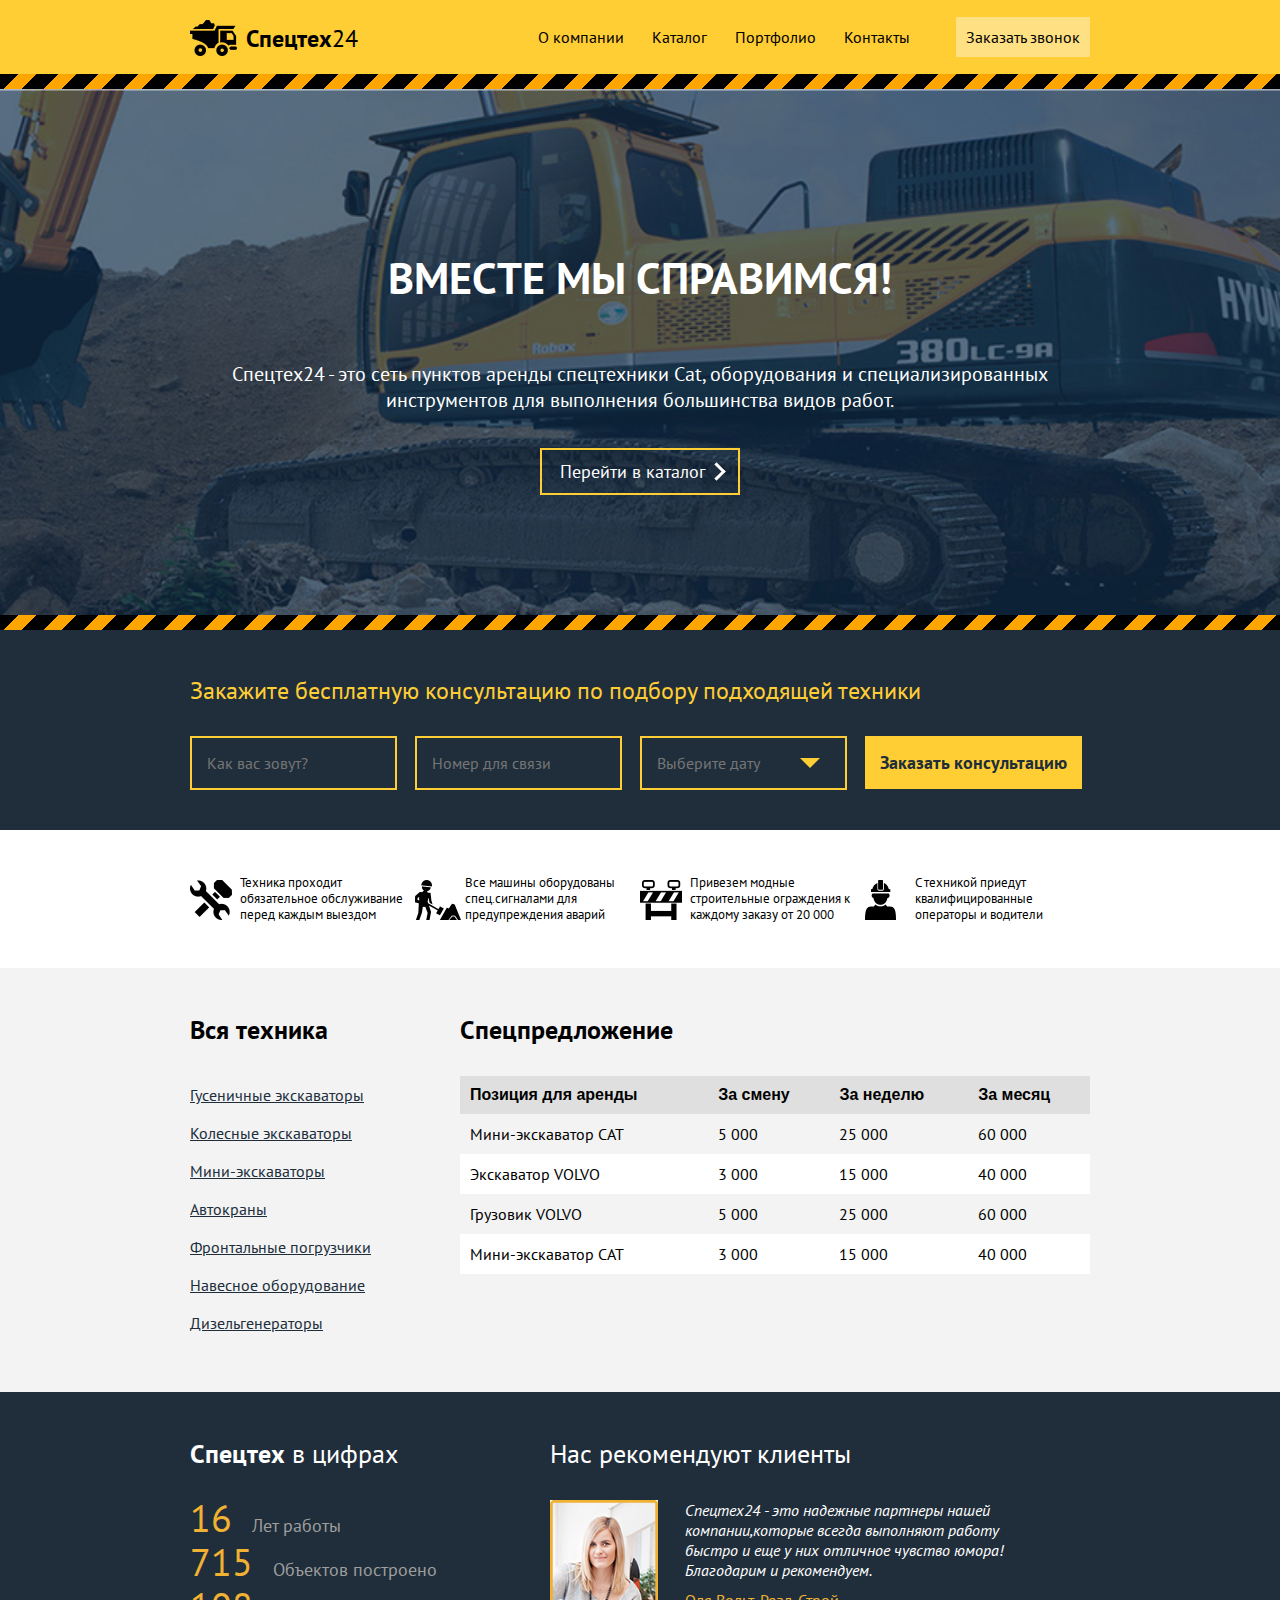
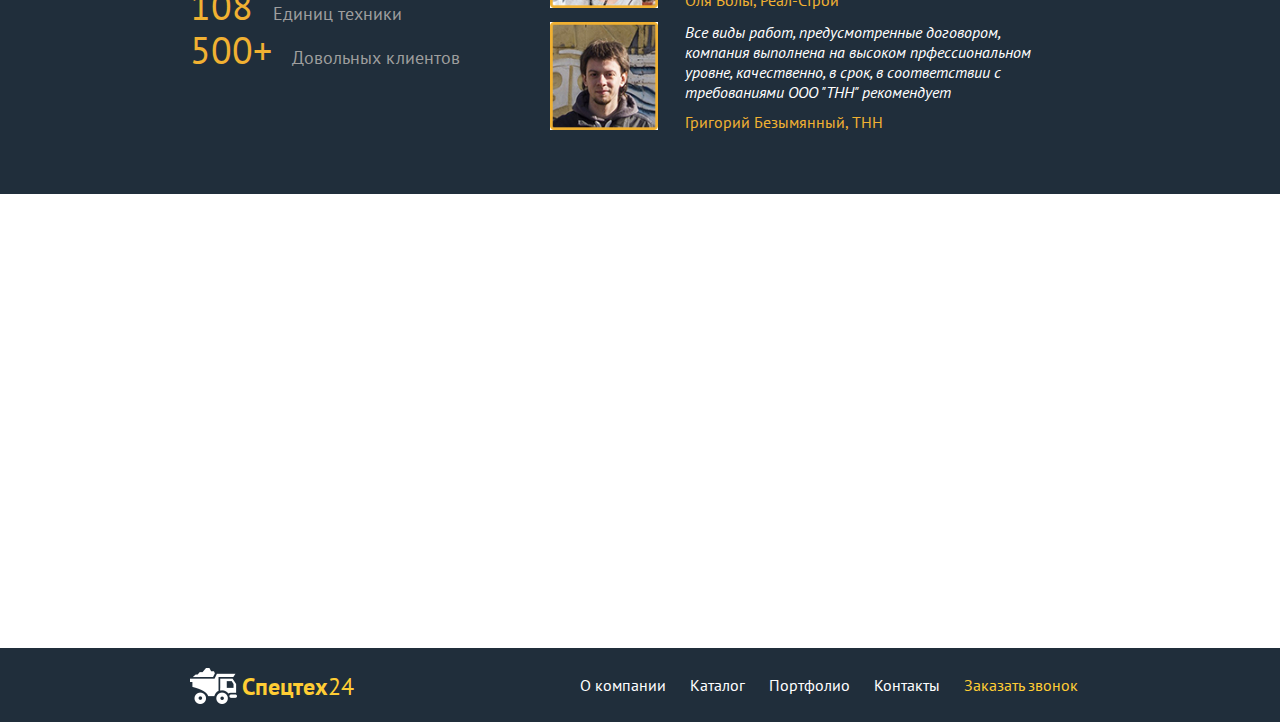
<file: index.html>
<!DOCTYPE html>
<html lang="en">
<head>
	<meta charset="UTF-8">
	<title>Спецтех24 - Главная</title>

	<link rel="stylesheet" href="css/style.css">

   <!-- Подключение FONT AWESOME -->
  <link rel="stylesheet" href="../css/font-awesome.min.css">

<!-- Подключение PT Sans -->
  <link href='https://fonts.googleapis.com/css?family=PT+Sans:400,700,400italic&subset=latin,cyrillic' rel='stylesheet' type='text/css'>

</head>
<body>
	
	<header class="page-header">
	  <div class="container">
	  	<div class="logo">
	  	 <img src="img/truck_icon.png" alt="Лого" class="logo-img">
	  	  <span class="logo-text">
	  	    <b>Спецтех</b>24
	  	  </span>
	    </div>
	    <nav class="header-nav clearfix">
	    		<ul>
	    			<li>
               <a class="header-link" href="#">О компании</a>
            </li>
	    			<li>
               <a class="header-link" href="catalog.html">Каталог</a>
            </li>
	    			<li>
               <a class="header-link" href="portfolio.html">Портфолио</a>
            </li>
	    			<li>
               <a class="header-link" href="contacts.html">Контакты</a>
            </li>
	    			<li class="btn btn-order">
               <a href="#">Заказать звонок</a>
            </li>
	    		</ul>
	    </nav>
	  </div>
	</header>

	<main>
	  
	   <div class="promo clearfix">
     <div class="container">
	    	<h1 class="promo-slogan">Вместе мы справимся!</h1>
	    	<p class="promo-txt">Спецтех24 - это сеть пунктов аренды спецтехники Cat, оборудования и 
         специализированных инструментов для выполнения большинства видов работ.</p>
	    	<a href="catalog.html" class="btn btn-catalog">Перейти в каталог</a>
	   </div>
     </div>

      <div class="consult clearfix">
      <div class="container">
          <h2 class="consult-title">Закажите бесплатную консультацию 
            по подбору подходящей техники</h2>
          <form action="URL">
             	 <input type="text" name="name" placeholder="Как вас зовут?">
               <input type="text" name="phone" placeholder="Номер для связи">
               <div class="calendare">
                  <input type="text" name="date" placeholder="Выберите дату">
              </div>

          </form>
          <a href="#" class="btn btn-consult-order">Заказать консультацию</a>
      </div>
      </div>
	  

	    <div class="advert">
      <div class="container">
	  	    <div class="advert-item advert-item-tools">
	  	    	<p>Техника проходит обязательное обслуживание перед каждым выездом</p>
	  	    </div>


	  	    <div class="advert-item advert-item-worker">
	  	    	<p>Все машины оборудованы спец.сигналами для предупреждения аварий</p>
	  	    </div>

	  	    <div class="advert-item advert-item-border">
	  	    	<p>Привезем модные строительные ограждения к каждому заказу от 20 000</p>
	  	    </div>

	  	    <div class="advert-item advert-item-operator">
	  	    	<p>С техникой приедут квалифицированные операторы и водители</p>
	  	    </div>
      </div>
	    </div>

        <div class="catalog">
        <div class="container">
          <div class="catalog-menu">
             <h2 class="catalog-menu-title">Вся техника</h2>
        	      <ul>
        		     <li><a href="#">Гусеничные экскаваторы</a></li>
        		     <li><a href="#"> Колесные экскаваторы</a></li>
        		     <li><a href="#">Мини-экскаваторы</a></li>
        		     <li><a href="#">Автокраны</a></li>
        		     <li><a href="#">Фронтальные погрузчики</a></li>
        		     <li><a href="#">Навесное оборудование</a></li>
        		     <li><a href="#">Дизельгенераторы</a></li>
        	      </ul>
        	</div>
      	<div class="catalog-offers">
      		<h2 class="catalog-offers-title">Спецпредложение</h2>
      		<table class="catalog-rent">
      			<tr>
      				<th>Позиция для аренды</th>
      				<th>За смену</th>
      				<th>За неделю</th>
      				<th>За месяц</th>
      			</tr>
                <tr>
                	<td>Мини-экскаватор CAT</td>
                	<td>5 000</td>
                	<td>25 000</td>
                	<td>60 000</td>
                </tr>
                <tr class="even">
                	<td>Экскаватор VOLVO</td>
                	<td>3 000</td>
                	<td>15 000</td>
                	<td>40 000</td>
                </tr>
                <tr>
                	<td>Грузовик VOLVO</td>
                	<td>5 000</td>
                	<td>25 000</td>
                	<td>60 000</td>
                </tr>
              <tr class="even">
                	<td>Мини-экскаватор CAT</td>
                	<td>3 000</td>
                	<td>15 000</td>
                	<td>40 000</td>
                </tr>
      		</table>
      	</div>
        </div>
      </div>

      <div class="about">
        <div class="container">
            <section class="numbers">
               <h2 class="subtitle"><b>Спецтех</b> в цифрах</h2>
               <ul class="numbers-list">
                 <li><span class="numbers-number">16</span> Лет работы</li>
                 <li><span class="numbers-number">715</span> Объектов построено</li>
                 <li><span class="numbers-number">108</span> Единиц техники</li>
                 <li><span class="numbers-number">500+</span> Довольных клиентов</li>
               </ul>
            </section>

      	   <section class="reviews">
      	    <h2 class="subtitle">Нас рекомендуют клиенты</h2>
            
            <article class="reviews-item">
      	    	<div class="reviews-img">
                <img src="img/tim2X3szprw.jpg" alt="photo">
              </div>
              <div class="reviews-blockquote">
    	    	     <blockquote class="reviews-quote">Спецтех24 - это надежные партнеры нашей компании,которые всегда выполняют работу быстро и еще у них отличное чувство
                 юмора! Благодарим и рекомендуем.
                 </blockquote>
                 <cite class="reviews-author">Оля Вольт, Реал-Строй</cite>
              </div>
      	    </article>

            <article class="reviews-item">
              <div class="reviews-img">
                <img src="img/tuOPQaASJsc.jpg" alt="photo">
              </div>
              <div class="reviews-blockquote">
                 <blockquote class="reviews-quote">Все виды работ, предусмотренные договором, компания
              выполнена на высоком прфессиональном уровне, качественно, в срок, 
                  в соответствии с требованиями ООО "ТНН" рекомендует
                 </blockquote>
                 <cite class="reviews-author">Григорий Безымянный, ТНН</cite>
              </div>
            </article>

          </section>
      	</div>
      </div>

      <div class="map-main"> 

          <iframe src="https://www.google.com/maps/embed?pb=!1m18!1m12!1m3!1d1997.1826191029006!2d30.          29184841550077!3d59.9622941671529!2m3!1f0!2f0!3f0!3m2!1i1024!2i768!4f13.1!3m3!1m2!1s0x46963          1492ac25899%3A0x8ff24940c5738c!2zRXBpYyBTa2lsbHMgLSDRiNC60L7Qu9CwINC40L3RgtC10YDQvdC10YIt0YLQtdGF0L3QvtC70L7Qs9C40Lk!5e0!3m2!1sru!2sru!4v1465309813625" 
          width="100%" height="450" frameborder="0" style="border:0" allowfullscreen>
          </iframe>
      </div>

	</main>

<footer class="main-footer">
<div class="container">
	<a href="#" class="logo">
	  	 <img src="img/truck_icon-white.png" alt="Лого" class="logo-img">
	  	  <span class="logo-text">
	  	    <b>Спецтех</b>24
	  	  </span>
	    </a>
	    <nav class="footer-nav">
	          <ul>
	       		  <li><a href="#">О компании</a></li>
	    		  <li><a href="catalog.html">Каталог</a></li>
	   			  <li><a href="portfolio.html">Портфолио</a></li>
	   			  <li><a href="contacts.html">Контакты</a></li>
	   			  <li><a href="#" class="order">Заказать звонок</a></li>
	          </ul>
	    </nav>
</div>
</footer>


</body>
</html>
</file>
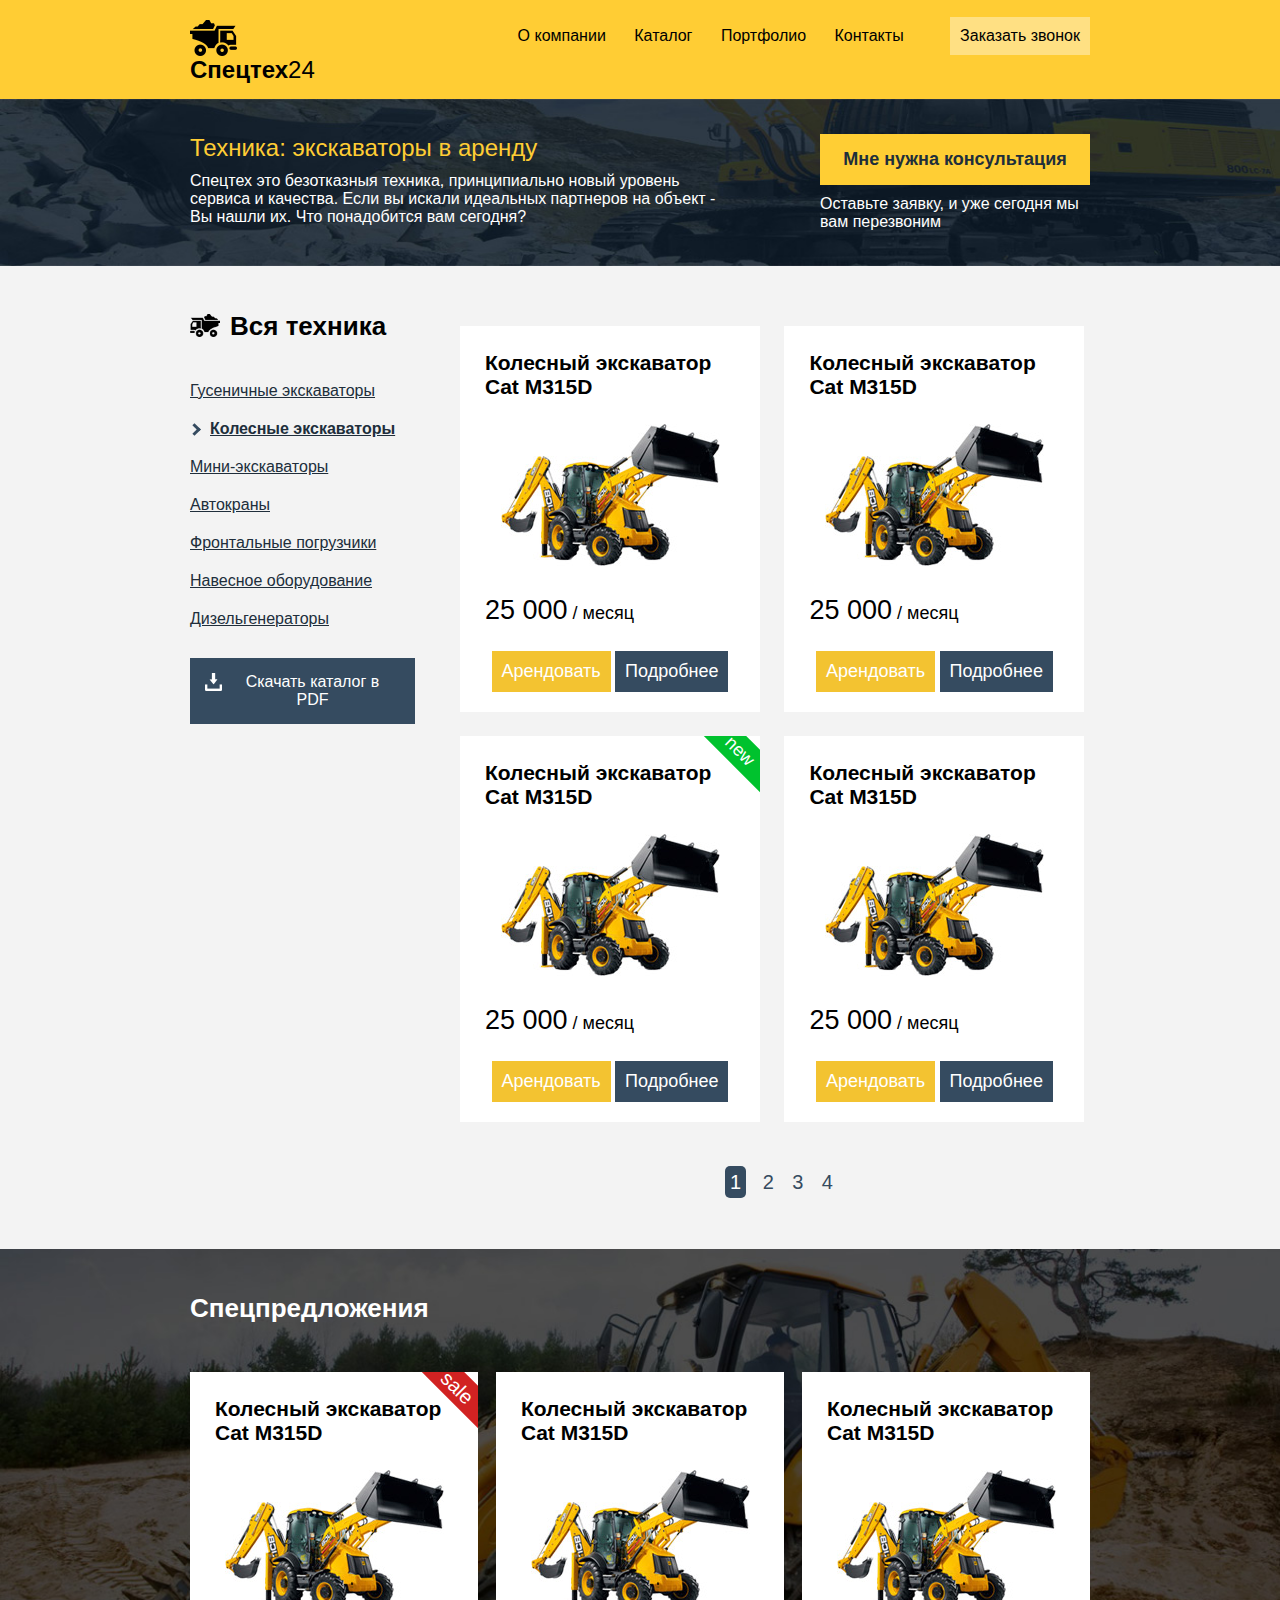
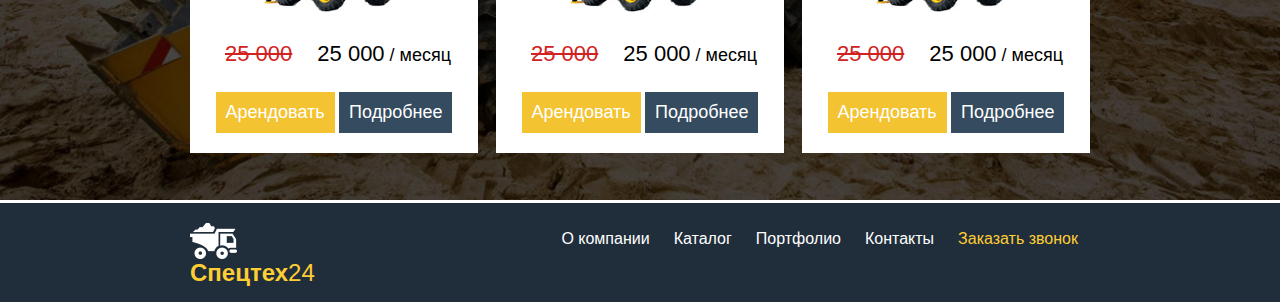
<file: catalog.html>
<!DOCTYPE html>
<html lang="en">
<head>
	<meta charset="UTF-8">
	<title>Спецтех24 - Каталог</title>
</head>
<body>

<link rel="stylesheet" href="css/style.css">
	
	<header class="page-header clearfix">
    <div class="container">
      <a href="index.html" class="logo">
       <img src="img/truck_icon.png" alt="Лого" class="logo-img">
        <span class="logo-text">
          <b>Спецтех</b>24
        </span>
      </a>
       <nav class="header-nav clearfix">
          <ul>
            <li>
               <a class="header-link" href="#">О компании</a>
            </li>
            <li>
               <a class="header-link" href="catalog.html">Каталог</a>
            </li>
            <li>
               <a class="header-link" href="portfolio.html">Портфолио</a>
            </li>
            <li>
               <a class="header-link" href="contacts.html">Контакты</a>
            </li>
            <li class="btn btn-order">
               <a href="#">Заказать звонок</a>
            </li>
          </ul>
      </nav>
    </div>
  </header>

	<main>

    <div class="catalog-promo">
    <div class="container">
    	<div class="catalog-promo-title">
    		<h2>Техника: экскаваторы в аренду</h2>
    		<p>Спецтех это безотказныя техника, принципиально новый уровень сервиса и качества. Если вы искали идеальных партнеров на объект - 
                Вы нашли их. Что понадобится вам сегодня?</p>
        </div>
        <div class="catalog-promo-order">
    		   <a href="#" class="btn btn-promo-consult-order">Мне нужна консультация</a>
    		   <p>Оставьте заявку, и уже сегодня мы вам перезвоним</p>
    	</div>
    </div>
    </div>

	<div class="catalog clearfix">
    <div class="container">
        <div class="catalog-menu">
           <h2 class="catalog-menu-title truck-title">Вся техника</h2>
      	      <ul>
      		     <li><a href="#">Гусеничные экскаваторы</a></li>
      		     <li class="catalog-menu-active">
                   <a href="#">Колесные экскаваторы</a></li>
      		     <li><a href="#">Мини-экскаваторы</a></li>
      		     <li><a href="#">Автокраны</a></li>
      		     <li><a href="#">Фронтальные погрузчики</a></li>
      		     <li><a href="#">Навесное оборудование</a></li>
      		     <li><a href="#">Дизельгенераторы</a></li>
      	      </ul>
      	      <a href="#" class="btn btn-download">Скачать каталог в PDF</a>
      	 </div>
         

      	<div class="catalog-items">
        
      		<article class="catalog-item">
      			<h3>Колесный экскаватор Cat M315D</h3>
      			<img src="img/cat.jpg" alt="car">
      			<p><span class="price">25 000</span> / месяц</p>
      			<a href="#" class="btn btn-rent">Арендовать</a>
      			<a href="#" class="btn btn-read">Подробнее</a>
      		</article>

      		<article class="catalog-item">
      			<h3>Колесный экскаватор Cat M315D</h3>
      			<img src="img/cat.jpg" alt="car">
      			<p><span class="price">25 000</span> / месяц</p>
      			<a href="#" class="btn btn-rent">Арендовать</a>
      			<a href="#" class="btn btn-read">Подробнее</a>
      		</article>

      		<article class="catalog-item">
              <span class="tape new">new</span>
      			<h3>Колесный экскаватор Cat M315D</h3>
      			<img src="img/cat.jpg" alt="car">
      			<p><span class="price">25 000</span> / месяц</p>
      			<a href="#" class="btn btn-rent">Арендовать</a>
      			<a href="#" class="btn btn-read">Подробнее</a>
      		</article>

      		<article class="catalog-item">
      			<h3>Колесный экскаватор Cat M315D</h3>
      			<img src="img/cat.jpg" alt="car">
      			<p><span class="price">25 000</span> / месяц</p>
      			<a href="#" class="btn btn-rent">Арендовать</a>
      			<a href="#" class="btn btn-read">Подробнее</a>
      		</article>
      	
          <div class="catalog-nav">
            <ul>
               <li>
                 <a class="catalog-nav-active" href="#">1</a>
              </li>
               <li>
                 <a class="catalog-nav-notactive" href="#">2</a>
               </li>
               <li>
                 <a class="catalog-nav-notactive" href="#">3</a>
               </li>
               <li>
                 <a class="catalog-nav-notactive" href="#">4</a>
               </li>
            </ul>
          </div>
        </div>
        </div>
        </div>

        </div>
        </div>

      	<div class="special-offers">
        <div class="container">
      	    <h2>Спецпредложения</h2>
      		<article class="special-offers-item">
               <span class="tape sale">sale</span>
      			<h3>Колесный экскаватор Cat M315D</h3>
      			<img src="img/cat.jpg" alt="car">
      			<p>
                  <span class="old-price">25 000</span>
                  <span class="new-price"><span>25 000</span> / месяц</span>
            </p>
      			<a href="#" class="btn btn-rent">Арендовать</a>
      			<a href="#" class="btn btn-read">Подробнее</a>
      		</article>
          
      		<article class="special-offers-item">
      			<h3>Колесный экскаватор Cat M315D</h3>
      			<img src="img/cat.jpg" alt="car">
      			<p>
                  <span class="old-price">25 000</span>
                  <span class="new-price"><span>25 000</span> / месяц</span>
            </p>
      			<a href="#" class="btn btn-rent">Арендовать</a>
      			<a href="#" class="btn btn-read">Подробнее</a>
      		</article>
          
      		<article class="special-offers-item">
      			<h3>Колесный экскаватор Cat M315D</h3>
      			<img src="img/cat.jpg" alt="car">
      			<p>
                  <span class="old-price">25 000</span>
                  <span class="new-price"><span>25 000</span> / месяц</span>
            </p>
      			<a href="#" class="btn btn-rent">Арендовать</a>
      			<a href="#" class="btn btn-read">Подробнее</a>
      		</article>
      	</div>
        </div>
        </div>

      	</main>

    <footer class="main-footer">
<div class="container">
  <a href="#" class="logo">
       <img src="img/truck_icon-white.png" alt="Лого" class="logo-img">
        <span class="logo-text">
          <b>Спецтех</b>24
        </span>
      </a>
      <nav class="footer-nav">
            <ul>
              <li><a href="index.html">О компании</a></li>
            <li><a href="catalog.html">Каталог</a></li>
            <li><a href="portfolio.html">Портфолио</a></li>
            <li><a href="contacts.html">Контакты</a></li>
            <li><a href="#" class="order">Заказать звонок</a></li>
            </ul>
      </nav>
</div>
</footer>

</body>
</html>
</file>
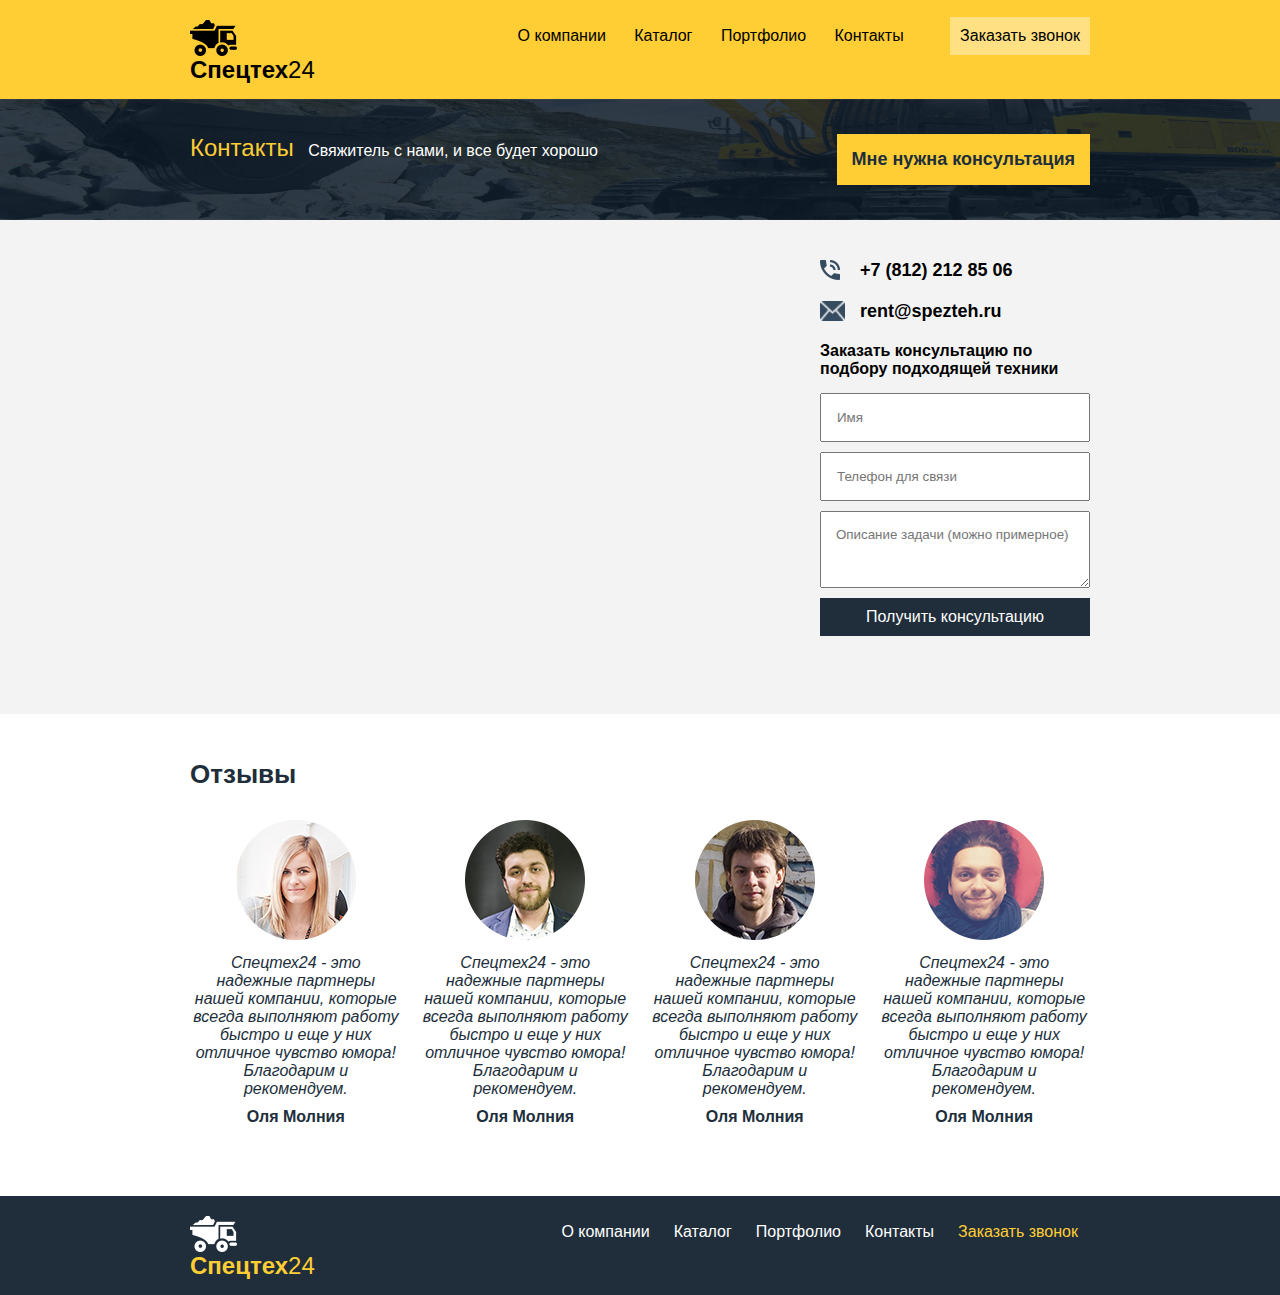
<file: contacts.html>
<!DOCTYPE html>
<html lang="ru">
<head>
  <meta charset="UTF-8">
  <title>Спецтех24 - Контакты</title>
</head>
<body>

<link rel="stylesheet" href="css/style.css">

  <header class="page-header clearfix">
    <div class="container">
      <a href="index.html" class="logo">
       <img src="img/truck_icon.png" alt="Лого" class="logo-img">
        <span class="logo-text">
          <b>Спецтех</b>24
        </span>
      </a>
      <nav class="header-nav clearfix">
          <ul>
            <li>
               <a class="header-link" href="#">О компании</a>
            </li>
            <li>
               <a class="header-link" href="catalog.html">Каталог</a>
            </li>
            <li>
               <a class="header-link" href="portfolio.html">Портфолио</a>
            </li>
            <li>
               <a class="header-link" href="contacts.html">Контакты</a>
            </li>
            <li class="btn btn-order">
               <a href="#">Заказать звонок</a>
            </li>
          </ul>
      </nav>
    </div>
  </header>

  <main>
  <div class="contacts-promo">
    <div class="container">
       <div class="contacts-promo-title">
         <h2>Контакты</h2>
         <p>Свяжитель с нами, и все будет хорошо</p>
      </div>
      <div class="contacts-promo-order">
         <a href="#" class="btn btn-consult-order">Мне нужна консультация</a>
      </div>
    </div>
    </div>
    
   <div class="map-form"> 
   <div class="container">
      <div class="map-contacts">
          <iframe src="https://www.google.com/maps/embed?pb=!1m18!1m12!1m3!1d1997.1826191029006!2d30.29184841550077!3d59.9622941671529!2m3!1f0!2f0!3f0!3m2!1i1024!2i768!4f13.1!3m3!1m2!1s0x469631492ac25899%3A0x8ff24940c5738c!2zRXBpYyBTa2lsbHMgLSDRiNC60L7Qu9CwINC40L3RgtC10YDQvdC10YIt0YLQtdGF0L3QvtC70L7Qs9C40Lk!5e0!3m2!1sru!2sru!4v1465309813625" width="600" height="400" frameborder="0" style="border:0" allowfullscreen>
          </iframe>
      </div>
   

        <div class="consult-order">
          
              <p class="phone">+7 (812) 212 85 06</p>
              <p class="email">rent@spezteh.ru</p>
              <h3 class="consult-order-title">Заказать консультацию по подбору подходящей техники</h3>
               <form action="URL">
                  <input type="text" placeholder="Имя">
                  <input type="text" placeholder="Телефон для связи">
                  <textarea rows="3" placeholder="Опиcание задачи (можно примерное)"></textarea>
               </form>
            <a href="#" class="btn btn-take-consult">Получить консультацию</a>
        </div>
    </div>
    </div>
    

    <div class="comments clearfix">
    <div class="container">
      <h2 class="comments-title">Отзывы</h2>
      <section class="comment-item">
        <img src="img/rev-1.jpg" alt="photo">
        <blockquote>Спецтех24 - это надежные партнеры нашей компании, которые всегда выполняют работу быстро и еще у них отличное чувство юмора! Благодарим и рекомендуем.
        </blockquote>
        <cite class="cite-contacts-com">Оля Молния</cite>
      </section>

      <section class="comment-item">
        <img src="img/rev-2.jpg" alt="photo">
        <blockquote>Спецтех24 - это надежные партнеры нашей компании, которые всегда выполняют работу быстро и еще у них отличное чувство юмора! Благодарим и рекомендуем.
        </blockquote>
        <cite class="cite-contacts-com">Оля Молния</cite>
      </section>

      <section class="comment-item">
        <img src="img/rev-3.jpg" alt="photo">
        <blockquote>Спецтех24 - это надежные партнеры нашей компании, которые всегда выполняют работу быстро и еще у них отличное чувство юмора! Благодарим и рекомендуем.
        </blockquote>
        <cite class="cite-contacts-com">Оля Молния</cite>
      </section>

      <section class="comment-item">
        <img src="img/rev-4.jpg" alt="photo">
        <blockquote>Спецтех24 - это надежные партнеры нашей компании, которые всегда выполняют работу быстро и еще у них отличное чувство юмора! Благодарим и рекомендуем.
        </blockquote>
        <cite class="cite-contacts-com">Оля Молния</cite>
      </section>
    </div>
    </div>

  </main>

  <footer class="main-footer">
<div class="container">
  <a href="#" class="logo">
       <img src="img/truck_icon-white.png" alt="Лого" class="logo-img">
        <span class="logo-text">
          <b>Спецтех</b>24
        </span>
      </a>
      <nav class="footer-nav">
            <ul>
              <li><a href="index.html">О компании</a></li>
            <li><a href="catalog.html">Каталог</a></li>
            <li><a href="portfolio.html">Портфолио</a></li>
            <li><a href="contacts.html">Контакты</a></li>
            <li><a href="#" class="order">Заказать звонок</a></li>
            </ul>
      </nav>
</div>
</footer>

</body>
</html>
</file>
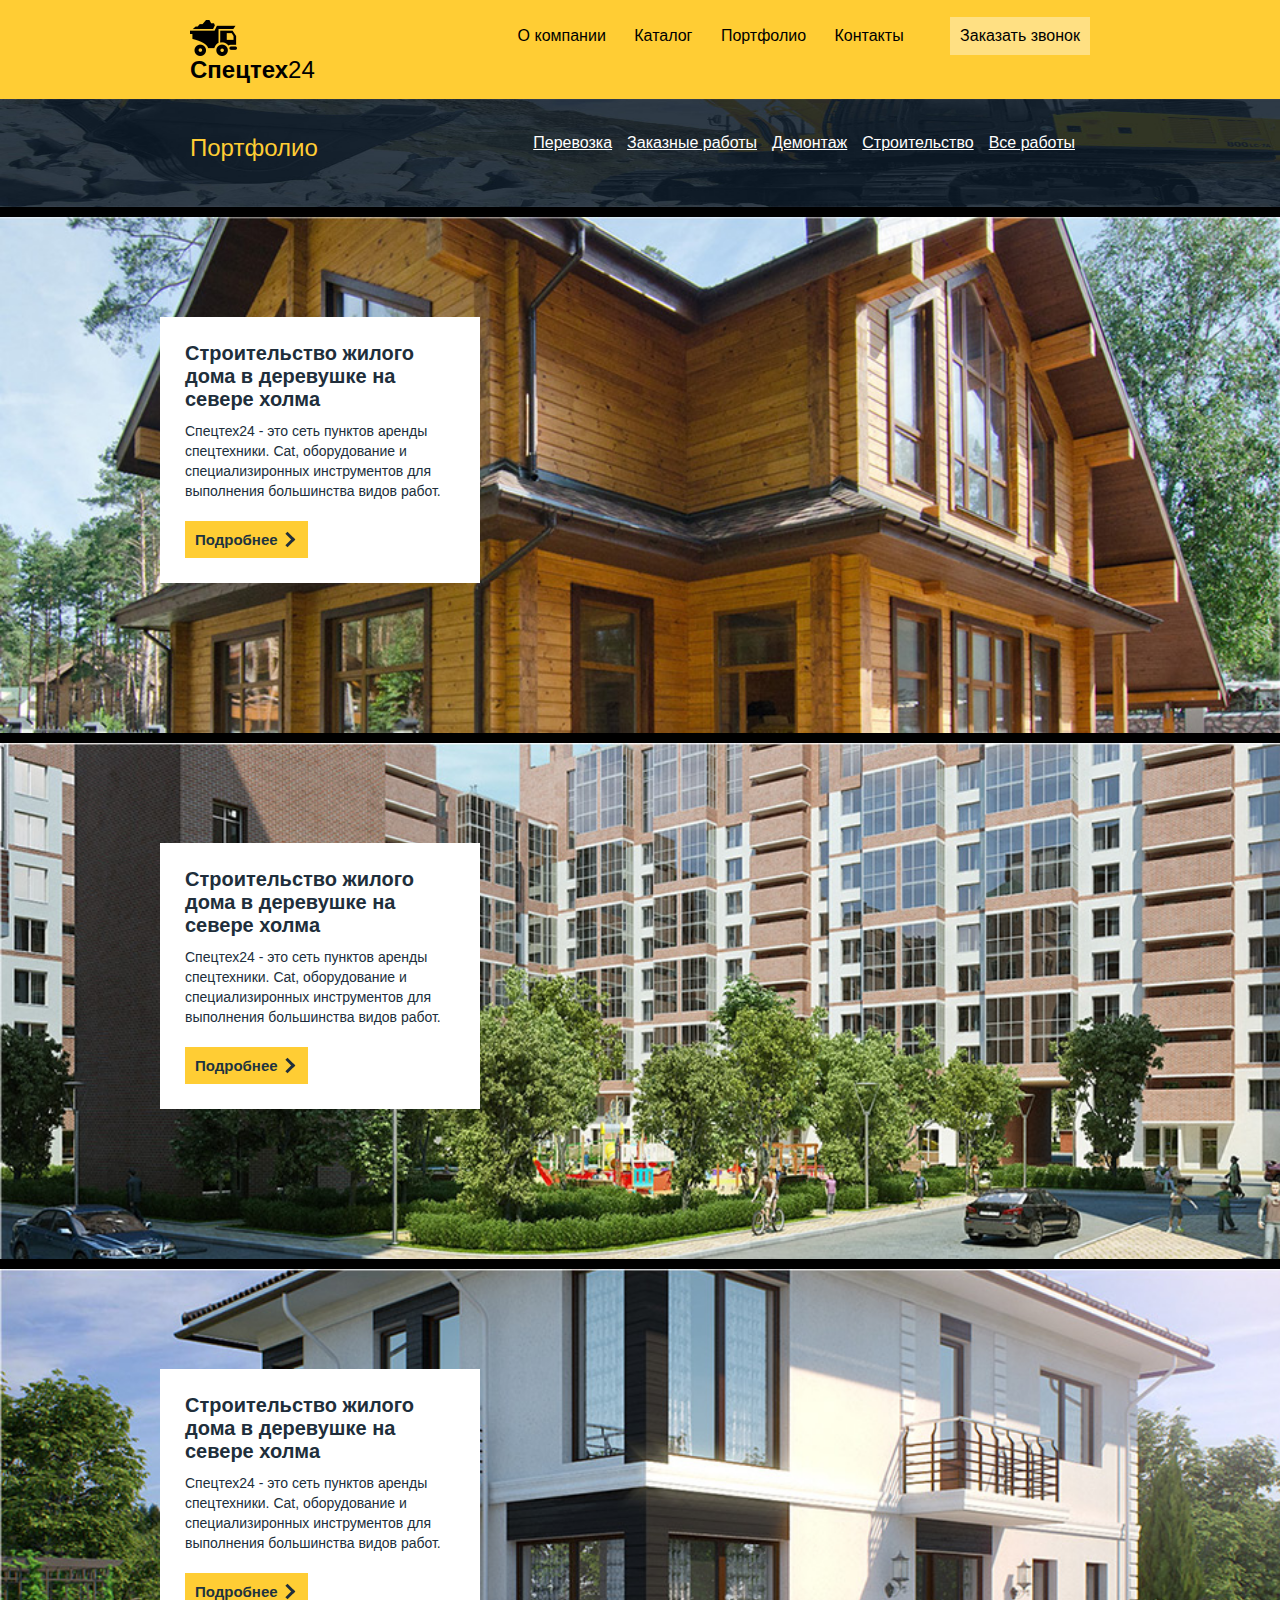
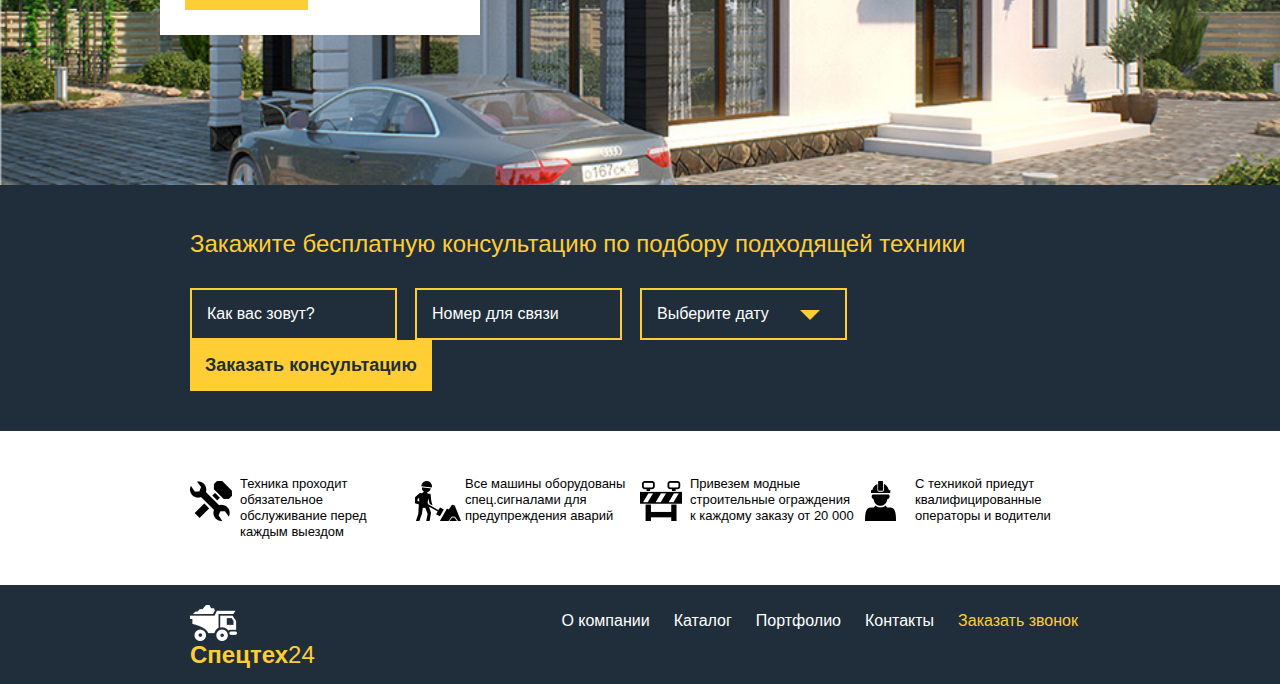
<file: portfolio.html>
<!DOCTYPE html>
<html lang="en">
<head>
	<meta charset="UTF-8">
	<title>Спецтех24 - Портфолио</title>
</head>
<body>

<link rel="stylesheet" href="css/style.css">
	
	<header class="page-header clearfix">
	  <div class="container">
	  	<a href="index.html" class="logo">
	  	 <img src="img/truck_icon.png" alt="Лого" class="logo-img">
	  	  <span class="logo-text">
	  	    <b>Спецтех</b>24
	  	  </span>
	    </a>
	    <nav class="header-nav clearfix">
	    		<ul>
	    			<li>
               <a class="header-link" href="#">О компании</a>
            </li>
	    			<li>
               <a class="header-link" href="catalog.html">Каталог</a>
            </li>
	    			<li>
               <a class="header-link" href="portfolio.html">Портфолио</a>
            </li>
	    			<li>
               <a class="header-link" href="contacts.html">Контакты</a>
            </li>
	    			<li class="btn btn-order">
               <a href="#">Заказать звонок</a>
            </li>
	    		</ul>
	    </nav>
	  </div>
	</header>

	<main>
		<div class="portfolio-promo">
		<div class="container">
		    <div class="portfolio-title">
		      <h2>Портфолио</h2>
		    </div>
			<nav class="portfolio-nav">
			<ul>
				<li><a href="#">Все работы</a></li>
				<li><a href="#">Строительство</a></li>
				<li><a href="#">Демонтаж</a></li>
				<li><a href="#">Заказные работы</a></li>
				<li><a href="#">Перевозка</a></li>
			</ul>
			</nav>
	    </div>
	    </div>
		

		<section class="portfolio-bgsection portfolio-item-house1">
			<div class="portfolio-item">
				<h3>Строительство жилого дома в деревушке на севере холма</h3>
				<p>Спецтех24 - это сеть пунктов аренды спецтехники. 
              Cat, оборудование и специализиронных инструментов для выполнения
              большинства видов работ.</p>
				<a href="#" class="btn btn-detail">Подробнее</a>
			</div>
		</section>

		<section class="portfolio-bgsection portfolio-item-house2">
			<div class="portfolio-item ">
				<h3>Строительство жилого дома в деревушке на севере холма</h3>
				<p>Спецтех24 - это сеть пунктов аренды спецтехники. 
              Cat, оборудование и специализиронных инструментов для выполнения
              большинства видов работ.</p>
				<a href="#" class="btn btn-detail">Подробнее</a>
			</div>
		</section>

		<section class="portfolio-bgsection portfolio-item-house3">
			<div class="portfolio-item">
				<h3>Строительство жилого дома в деревушке на севере холма</h3>
				<p>Спецтех24 - это сеть пунктов аренды спецтехники. 
              Cat, оборудование и специализиронных инструментов для выполнения
              большинства видов работ.</p>
				<a href="#" class="btn btn-detail">Подробнее</a>
			</div>
		</section>
		</div>

		<div class="consult">
		<div class="container">
            <h2 class="consult-title">Закажите бесплатную консультацию по подбору подходящей техники</h2>
      	    <form action="URL">
      	       	 <input type="text" name="name" value="Как вас зовут?">
                 <input type="text" name="phone" value="Номер для связи">
                 <div class="calendare">
                 <input type="text" name="date" value="Выберите дату"></div>
      	    </form>
            <a href="#" class="btn btn-consult-order">Заказать консультацию</a>
        </div>
        </div>

      <div class="advert">
      <div class="container">
	  	    <div class="advert-item advert-item-tools">
	  	    	<p>Техника проходит обязательное обслуживание перед каждым выездом</p>
	  	    </div>


	  	    <div class="advert-item advert-item-worker">
	  	    	<p>Все машины оборудованы спец.сигналами для предупреждения аварий</p>
	  	    </div>

	  	    <div class="advert-item advert-item-border">
	  	    	<p>Привезем модные строительные ограждения к каждому заказу от 20 000</p>
	  	    </div>

	  	    <div class="advert-item advert-item-operator">
	  	    	<p>С техникой приедут квалифицированные операторы и водители</p>
	  	    </div>
      </div> 
      </div>

	</main>

	<footer class="main-footer">
<div class="container">
	<a href="#" class="logo">
	  	 <img src="img/truck_icon-white.png" alt="Лого" class="logo-img">
	  	  <span class="logo-text">
	  	    <b>Спецтех</b>24
	  	  </span>
	    </a>
	    <nav class="footer-nav">
	          <ul>
	       		  <li><a href="index.html">О компании</a></li>
	    		  <li><a href="catalog.html">Каталог</a></li>
	   			  <li><a href="portfolio.html">Портфолио</a></li>
	   			  <li><a href="contacts.html">Контакты</a></li>
	   			  <li><a href="#" class="order">Заказать звонок</a></li>
	          </ul>
	    </nav>
</div>
</footer>

</body>
</html>
</file>
<file: css/style.css>
*{
  padding: 0;
  margin: 0;
  box-sizing: border-box;
  font-family: PT Sans, sans-serif;
}

img{
  max-width: 100%;
}

.container{
  width: 930px;
  padding: 0 15px;
  margin: 0 auto;
  overflow: hidden;
}
.crearfix {
	content: '';
	display: table;
	clear: both;
} 
.consult-title, 
.catalog-menu-title,
.catalog-offers-title,
.subtitle,
.special-offers h2,
.comments-title,
.comments-title {  
	font-size: 26px;
	margin-top: 45px;
	margin-bottom: 30px;
}

/*BTNS*/



/* PAGE-HEADER */
.page-header{
  padding: 15px 0;
  background-color: #ffcd34;
}

.logo{
  float: left;
  width: 20%;
  margin-right: 5%;
  margin-top: 5px;
}

.logo-img,
.logo-text{
  vertical-align: middle;
  font-size: 24px;
  margin-right: 5px;
}
.page-header a {
	text-decoration: none;
	color: #000;
}
.header-nav{
  float: right;
  width: 75%;
  text-align: right;
}

.header-nav li{
  display: inline-block;
}

.header-nav a{
  display: inline-block;
  padding: 10px;
  font-size: 16px;
}
.header-link {
  border: 2px solid transparent;
}
.header-link:hover {
	border-color: #bc9d36;
}
.header-link:active {
	border: 2px solid #796e38;
}
.btn {
   display: inline-block;
   text-align: center;
   text-decoration: none;
   box-sizing: border-box;
}
.btn-order {
	margin-left: 30px;
    background-color: #ffe083;
}
.btn-order a {
	color: #000;
	font-size: 16px;
}
.btn-order:hover {
	background-color: #ffecb2;
}
.btn-order:active {
	background-color: #f6bf16;
}

/* PROMO */

.promo {
	text-align: center;
	padding-top: 140px;
	padding-bottom: 120px;
	background-image: url(../img/MainPromo-bg.jpg);
	background-repeat: no-repeat;
	background-size: 100% 100%;
	position: relative;
	margin-bottom: 15px;
	margin-top: 15px;
}
.promo:before {
  content: '';
  position: absolute;
  width: 100%;
  height: 15px;
  left: 0;
  bottom: 100%;
  
  background: linear-gradient(135deg, #000 33%, orange 33%, orange 66%, black 66%);
  background-size: 40px 100%;
}
.promo:after{
  content: '';
  position: absolute;
  width: 100%;
  height: 15px;
  left: 0;
  top: 100%;
  
  background: linear-gradient(135deg, #000 33%, orange 33%, orange 66%, black 66%);
  background-size: 40px 100%;
}
.promo-slogan {
	color: white;
	padding: 20px;
	margin-bottom: 35px;
	font-size: 44px;
	font-family: PT Sans Bold, PT Sans, sans-serif;
	text-transform: uppercase;
}
.promo-txt {
	color: white;
	font-size: 20px;
	font-family: PT Sans Regular, PT Sans, sans-serif;
	padding-bottom: 35px;
}
.btn-catalog {
  padding: 10px;
  width: 200px;
  border: 2px solid #ffce34;
  text-decoration: none;
  font-size: 18px;
  font-family: PT Sans Regular, Pt Sans, sans-serif;
  color: white;
  position: relative;
  padding-right: 25px;
}
.btn-catalog:after {
	position: absolute;
	content: "";
	width: 10px;
	height: 10px;
	border-bottom: 3px solid white;
	border-right: 3px solid white;
	transform: rotate(-45deg);
	top: 15px;
	right: 15px;
}
.btn-catalog:hover {
	border: 2px solid #ffd966;
}
.btn-catalog:active {
	border: 2px solid #ffe390;
}

.portfolio-promo,
.catalog-promo,
.contacts-promo {
	background-image: url(../img/portfolio-promobg.jpg);
	background-size: 100% 100%;
	background-repeat: no-repeat;
	padding: 35px 0;
	overflow: hidden;
}
.catalog-promo h2,
.contacts-promo h2,
.portfolio-promo h2 {
	color: #ffcd34;
	font-size: 24px;
	font-weight: normal;
	padding-bottom: 10px;
}
.catalog-promo p,
.contacts-promo p {
	color: #fff;
}
.contacts-promo-title h2,
.contacts-promo-title p {
	display: inline-block;
}
.contacts-promo-title p {
	padding: 0 10px;
}
.portfolio-title,
.catalog-promo-title,
.contacts-promo-title {
	float: left;
}
.catalog-promo-title {
	width: 60%;
	margin-right: 10%;
}
.portfolio-nav,
.contacts-promo-order {
	float: right;
}
.catalog-promo-order {
	float: left;
	width: 30%;
}
.portfolio-title {
  width: 25%;
}
.portfolio-nav {
  width: 75%;
  text-align: right;
}
.portfolio-nav ul {
  list-style: none;
}
.portfolio-nav li {
	float: right;
	display: inline-block;
}
.portfolio-nav a {
	display: inline-block;
	padding-right: 15px;
	color: #fff;
	font-size: 16px;
	font-family: PT Sans Regular, PT Sans, sans-serif;
}
.portfolio-nav a:hover {
	font-weight: bold;
}
.portfolio-nav a:active {
	font-weight: bold;
	text-decoration: none;
}


/* CONSULT */

.consult {
	padding-bottom: 40px;
	background: #202e3b;
	overflow: hidden;
}
.consult-title {
  color: #ffcd34;
  font-size: 24px;
  font-family: PT Sans, sans-serif;
  font-weight: normal;
}
.consult input[type="text"] {
  float: left;
  width: 23%;
  margin-right: 2%;
  padding: 15px;
  border: 2px solid #ffcd34;
  font-size: 16px;
  font-family: PT Sans Regular,PT Sans, sans-serif;
  background-color: #202e3b;
  color: #fff;
}
.btn-consult-order {
  box-sizing: border-box;
  padding: 15px;
  float: left;
  margin-right: 0;
  background-color: #ffce34;
  color: #202e3b;
  font-size: 18px;
  font-weight: bold;
}
.btn-promo-consult-order {
  box-sizing: border-box;
  float: left;
  width: 100%;
  padding: 15px;
  margin-right: 0;
  margin-bottom: 10px;
  background-color: #ffce34;
  color: #202e3b;
  font-size: 18px;
  font-weight: bold;
}
.consult a {
	text-decoration: none;
	font-size: 18px;
	color: #202e3b;
	font-weight: bold;
	font-family: PT Sans Regular,PT Sans, sans-serif;
}
.calendare {
	position: relative;
}
.calendare:after {
	position: absolute;
	content: "";
	top: 22px;
	right: 270px;
    border: 10px solid transparent;
    border-top-color: #ffcd34;
}
.btn-consult-order:hover {
	background-color: #ffd966;
}
.btn-consult-order:active {
	background-color: #f6bf16;
}

/* ADVERT */
.advert{
  padding: 45px 0;
  overflow: hidden;
}

.advert-item{
  float: left;
  width: 25%;
  padding-right: 10px;
  padding-left: 50px;
  box-sizing: border-box;
  font-size: 13px;
  line-height: 16px;
  font-family: PT Sans Regular, PT Sans, sans-serif;
  
  background-position: 0px 5px;
  background-repeat: no-repeat;
}
.advert-item:last-child{
  padding-right: 0;
}
.advert-item-tools {
	background-image: url(../img/Tools.png);
}
.advert-item-worker {
	background-image: url(../img/Worker.png);
}
.advert-item-border {
	background-image: url(../img/RoundedRec.png);
}
.advert-item-operator {
	background-image: url(../img/Man.png);
}
/* ABOUT */
.about{
  background: #202e3b;
  padding-bottom: 50px;
}

.numbers{
  float: left;
  width: 35%;
  margin-right: 5%;
  font-family: PT Sans Bold, PR Sans, sans-serif;
}
.subtitle {
	color: #fff;
	font-size: 26px;
	font-weight: normal;
	font-family: PT Sans Bold, PT Sans, sans-serif;
}
.numbers-list li {
  list-style: none;
  color: #9e9e9e;
  font-size: 18px;
  line-height: 36px;
}
.numbers-number {
	font-size: 38px;
	color: #f1b132;
	margin-right: 15px;
}
.reviews{
  width: 60%;
  float: left;
}

.reviews-item{
  overflow: hidden;
  margin: 10px 0;
}

.reviews-img{
  float: left;
  width: 20%;
  margin-right: 5%;
}
.reviews-blockquote {
	float: left;
  width: 65%;
}
.reviews-quote{
  color: #fff;
  font-style: italic;
  font-family: PT Sans Italic, PT Sans, sans-serif;
  margin-bottom: 10px;
}
.reviews-author {
  margin-top: 5px;
  color: #f1b132;
  font-style: normal;
}


/* PORTFOLIO */


.portfolio-bgsection {
	background-repeat: no-repeat;
	background-size: 100% 100%;
	border-top:10px solid #000;
}
.portfolio-item-house1 {
	background-image: url(../img/house1.jpg);
}
.portfolio-item-house2 {
	background-image: url(../img/house2.jpg);
}
.portfolio-item-house3 {
	background-image: url(../img/house3.jpg);
}
.portfolio-item {
	display: inline-block;
	background-color: #fff;
	width: 320px;
	padding: 25px;
	margin: 100px 0 150px 160px;
}
.portfolio-item h3 {
	color: #202e3b;
	font-size: 20px;
	padding-bottom: 10px;
}
.portfolio-item p{
	color: #202e3b;
	font-size: 14px;
	line-height: 20px;
	padding-bottom: 20px;
}
.btn-detail {
	padding: 10px;
	background-color: #ffcd34;
	color: #1d333f;
	font-size: 15px;
	font-family: PT Sans Bold, PT Sans, sans-serif;
	position: relative;
	padding-right: 30px;
	font-weight: bold;
}
.btn-detail:after {
	position: absolute;
	content: "";
	width: 8px;
	height: 8px;
	border-bottom: 3px solid #202e3b;
	border-right: 3px solid #202e3b;
	transform: rotate(-45deg);
	top: 13px;
	right: 15px;
}
.btn-detail:hover {
	background-color: #ffd966;
}
.btn-detail:active {
	background-color: #f6bf16;
}

/* CATALOG */


.catalog {
	overflow: hidden;
	background-color: #f3f3f3;
	padding-bottom: 50px;
}
.catalog-menu {
	float: left;
	width: 25%;
	margin-right: 5%;
	font-family: PT Sans, sans-serif;
	position: relative;
}
.catalog-menu li{
	list-style: none;
}
.catalog-menu ul a {
	font-size: 16px;
	line-height: 38px;
	color: #202e3b;
}
.catalog-menu-active {
	position: relative;
	left: 20px;
	font-weight: bold;
}
.catalog-menu-active:before {
	position: absolute;
	content: "";
	border-top: 3px solid #354b60;
	border-right: 3px solid #354b60;
	width: 6px;
	height: 6px;
	left: -20px;
	top: 15px;
	transform: rotate(45deg);
}
.truck-title {
	position: relative;
	left: 40px;
}
.truck-title:before {
	position: absolute;
	display: inline-block;
	content: "";
	width: 30px;
	height: 30px;
	left: -40px;
	top: 3px;

	background-image: url(../img/truck_icon.png);
	background-size: 100%;
	background-repeat: no-repeat;
	transform: scale(-1, 1)
}
.catalog-menu ul a:hover {
	font-weight: bold;
}
.catalog-menu ul a:active {
	font-weight: bold;
	text-decoration: none;
}
.btn-download {
	position: relative;
	padding: 15px 20px;
	padding-left: 40px;
	margin-top: 20px;
	background-color: #354b60;
	color: #fff;
	font-weight: normal;
	font-size: 16px;
}
.btn-download:before {
	content: "";
	display: inline-block;
	position: absolute;
	background-image: url(../img/pdf.png);
	background-size: 100%;
	width: 17px;
	height: 18px;
	left: 15px;
}
.catalog-items {
	float: left;
	width: 70%;
	margin-top: 40px;
}
.catalog-item,
.special-offers-item {
  display: inline-block;
  width: 300px;
  background-color: #fff;
  margin-top: 20px;
  text-align: center;
  padding-bottom: 20px;
  position: relative;
  overflow: hidden;
}
.catalog-item:nth-child(2n+1) {
	margin-right: 20px;
}
.tape {
	display: block;
	text-align: center;
	padding: 5px;
	position: absolute;
	width: 90px;
	height: 30px;
	top: 0px;
	right: -25px;
	transform: rotate(45deg);
	color: #fff;
	font-family: PT Sans Bold, PT Sans, sans-serif;
}
.new {
	background-color: #00c22e;
	font-size: 18px;
}
.sale {
	background-color: #d12222;
	font-size: 20px;
}
.catalog-nav {
	text-align: center;
	margin-top: 40px;
	padding: 5px;
}

.catalog-nav li{
  display: inline-block;
  padding-left: 10px;
}
.catalog-nav-notactive {
  text-decoration: none;
  color: #354b60;
  font-size: 20px;
  border: 2px solid transparent;
}
.catalog-nav-active {
  background-color: #354b60;
  padding: 5px;
  border-radius: 5px;
  color:#fff;
  text-decoration: none;
  font-size: 20px;
}
.catalog-nav-notactive:hover {
	border-color: #9aa5af;
}
.catalog-nav-notactive:active {
	border-color: #202e3b;
}
.catalog-item h3,
.special-offers-item h3 {
	font-size: 21px;
	padding: 25px;
	text-align: left;
}
.catalog-item p,
.special-offers-item p {
	padding: 25px;
	text-align: left;
	font-size: 18px;
	font-family: PT Sans Bold, PT Sans, sans-serif;
}
.price {
	font-size: 27px;
}
.old-price {
	color: #d12222;
	font-size: 22px;
	text-decoration: line-through;
	padding: 20px;
	padding-left: 10px;
}
.new-price span{
	font-size: 22px;
}
.btn-rent, .btn-read {
	padding: 10px;
	color: #fff;
	font-size: 18px;
	font-family: PT Sans Bold, PT Sans, sans-serif;
}
.btn-rent {
	background-color: #f3c331;
}
.btn-rent:hover {
	background-color: #ffd966;
}
.btn-rent:active {
	background-color: #ffc600;
}
.btn-read {
	background-color: #354b60;
}
.btn-read:hover {
	background-color: #46617a;
}
.btn-read:active {
	background-color: #567999;
}
.catalog-offers {
	float: left;
	width: 70%;
	
}
.special-offers {
	overflow: hidden;
	padding-bottom: 50px;

	background-image: url(../img/special-bg.jpg);
	background-repeat: no-repeat;
	background-size: 100%;
}
.special-offers h2 {
	color: #fff;
	font-size: 26px;
	line-height: 28px;
	font-family: PT Sans Bold, PT Sans, sans-serif;
}
.special-offers-item {
	float: left;
	width: 32%;
	margin-right: 2%;
}
.special-offers-item:last-child {
	margin-right: 0;
}
.catalog-rent {
	border-collapse: collapse;
	width: 100%;
}
.catalog-rent th {
	background-color: #dfdfdf;
	padding: 10px;
	text-align: left;
	font-size: 16px;
	font-family: Sans Bold, sans-serif;
}
.catalog-rent td {
	padding: 10px;
}
.even {
	background-color: #fff;
}


/* CONTACTS */

.map-form {
	overflow: hidden;
}
.map-main {
	width: 100%;
}
.map-form {
	overflow: hidden;
	background-color: #f3f3f3;
	padding: 40px 0 50px 0;
}
.map-contacts {
	float: left;
	width: 69%;
	margin-right: 1%;
}
.consult-order {
	float: left;
	width: 30%;
}
.consult-order p{
	color: #000;
	font-size: 18px;
	font-family: Pt Sans Bold, PT Sans, sans-serif;
	margin-bottom: 20px;
	font-weight: bold;
}
.phone, .email {
	position: relative;
	left: 40px;
}
.phone:before {
	position: absolute;
	left: -40px;
	content: "";
	display: inline-block;
	width: 20px;
    height: 20px;

    background-image: url(../img/Forma2.png);
	background-size: 100% 100%;
	background-repeat: no-repeat;
}
.email:before {
	position: absolute;
	left: -40px;
	content: "";
	display: inline-block;
	width: 25px;
    height: 20px;

    background: url(../img/Forma1.png);
    background-size: 100% 100%;
	background-repeat: no-repeat;
}
.consult-order-title {
	font-size: 16px;
	font-family: PT Sans Regular, PT Sans, sans-serif;
	margin-top: 5px;
	margin-bottom: 15px;
}
.consult-order input[type="text"],
.consult-order textarea {
	display: block;
	width: 100%;
	padding: 15px;
	margin-bottom: 10px;
}
.btn-take-consult {
	padding: 10px;
	background-color: #202e3b;
	color: #fff;
	width: 100%;
}
.comments {
	text-align: center;
	padding-bottom: 70px;
}
.comments-title {
	text-align: left;
	color: #202e3b;
	font-size: 26px;
	font-family: PT Sans Bold, Pt Sans, sans-serif;
}
.comment-item {
	display: inline-block;
	width: 23%;
	margin-right: 2%;
	color: #202e3b;
	font-style: italic;
}
.comment-item blockquote {
	margin: 10px 0;
}
.cite-contacts-com {
	font-style: normal;
	font-weight: bold;
}
.comment-item:last-child {
	margin-right: 0;
}


/* FOOTER */

.main-footer {
  padding: 15px 0;
  background-color: #202e3b;
  font-size: 0;
}
.main-footer a {
	text-decoration: none;
}
.logo {
  float: left;
  width: 20%;
  margin-right: 5%;
}
.main-footer .logo-text {
	color: #ffcd34;
	font-size: 24px;
}
.footer-nav {
  float: right;
  width: 75%;
  text-align: right;
}

.footer-nav li {
  display: inline-block;
}

.footer-nav a {
  display: inline-block;
  padding: 10px;
  color: white;
  text-decoration: none;
  font-size: 16px;
  border: 2px solid transparent;
}
.footer-nav .order {
	font-size: 16px;
	color: #ffcd34;
}
.footer-nav a:hover {
	border-color: #636d76;
}
.footer-nav a:active {
	border: 2px solid #a6abb1;
}
</file>
